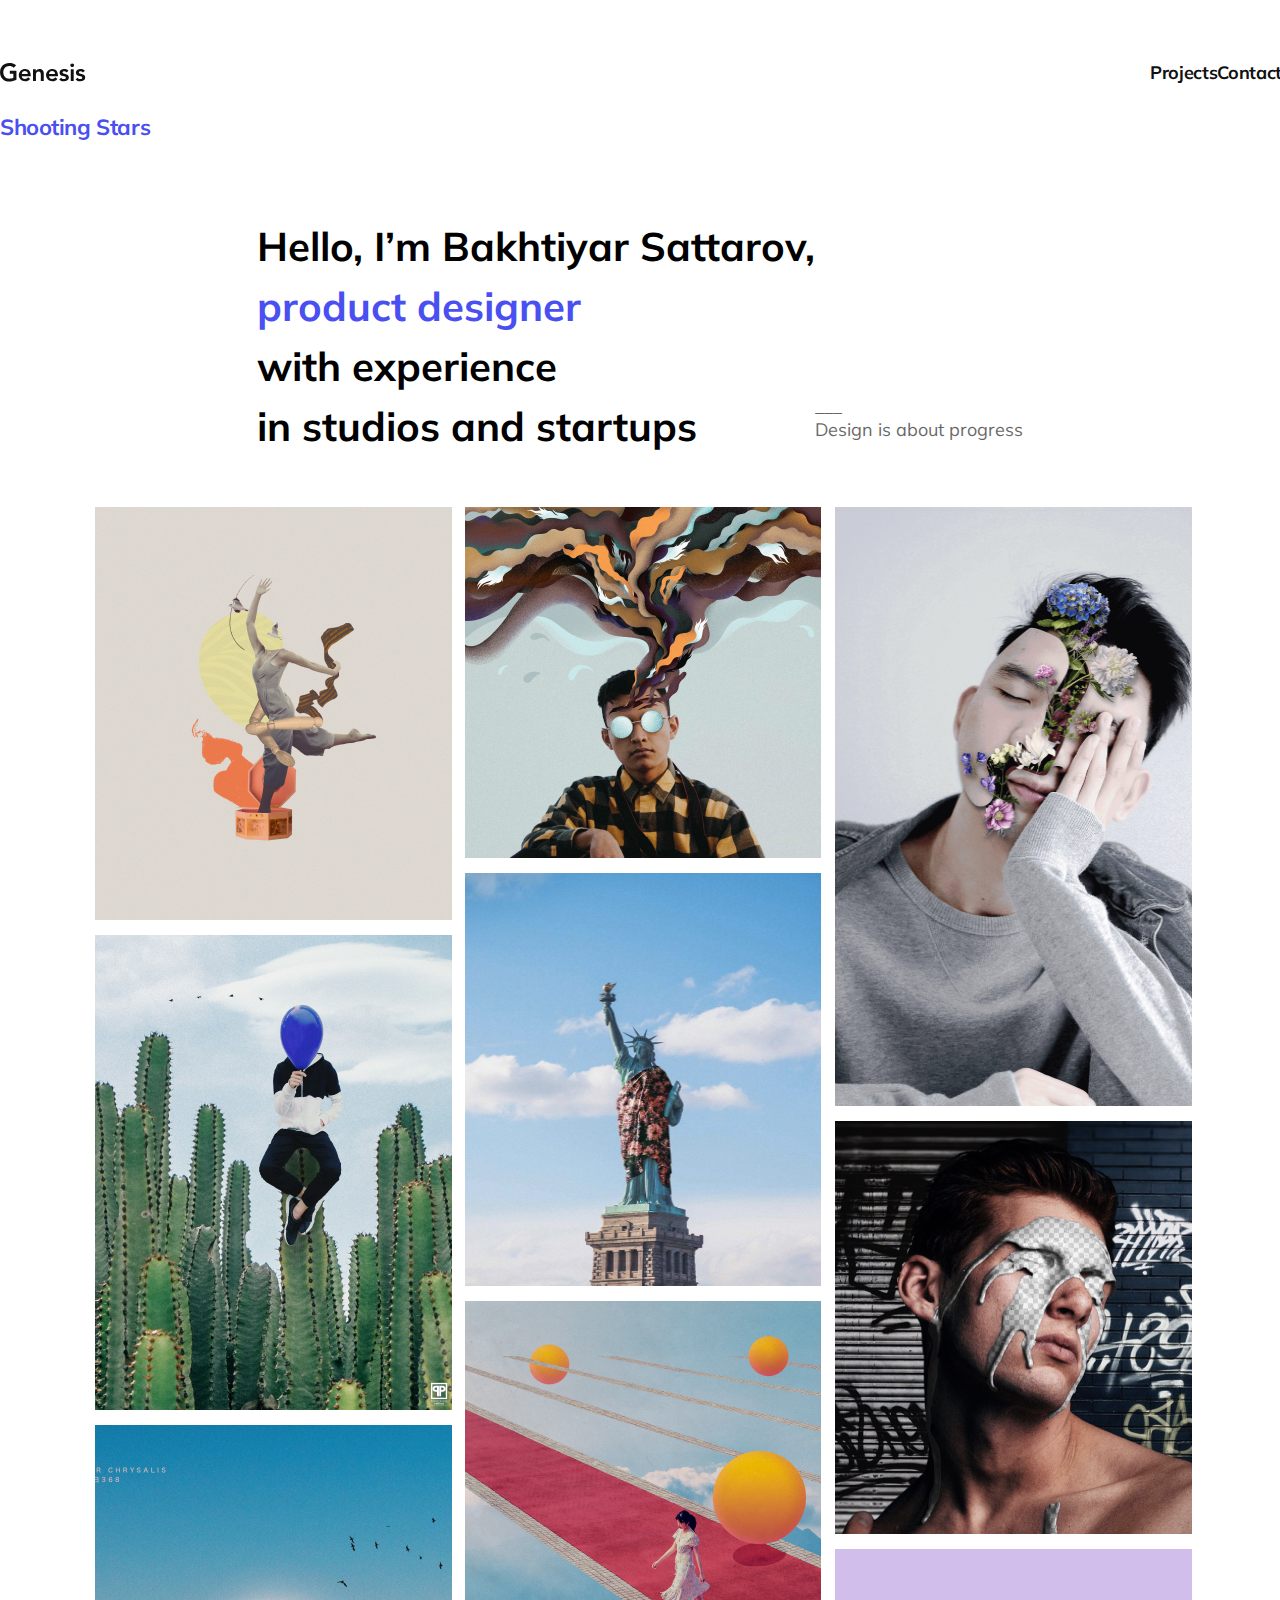
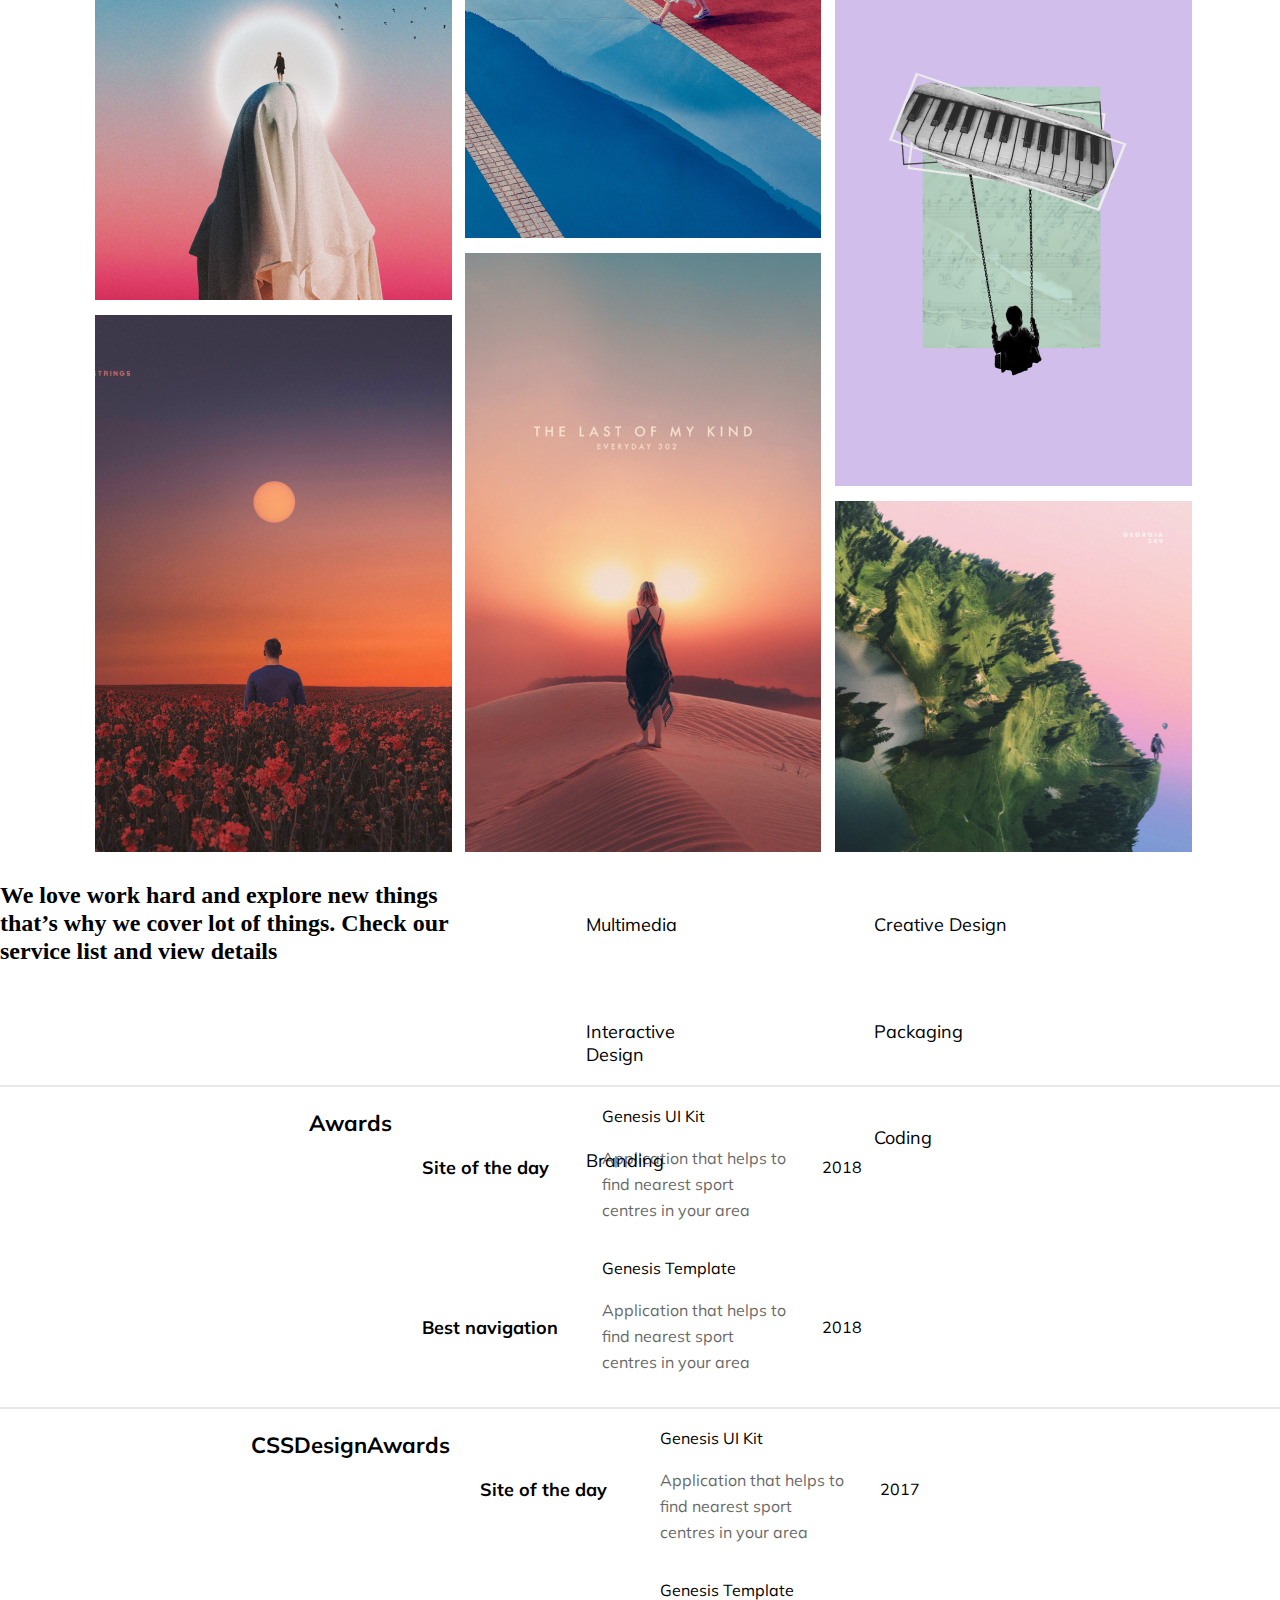
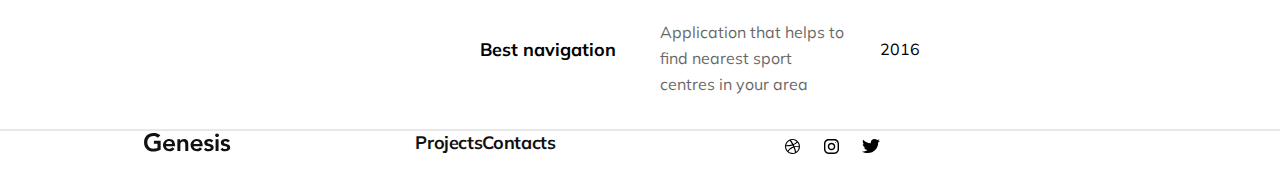
<file: index.html>
<!DOCTYPE html>
<html lang="en">
  <head>
    <meta charset="UTF-8" />
    <meta http-equiv="X-UA-Compatible" content="IE=edge" />
    <meta name="viewport" content="width=device-width, initial-scale=1.0" />
    <link rel="stylesheet" href="styles/normalize.css" />
    <link rel="stylesheet" href="styles/index.css" />
    <link rel="preconnect" href="https://fonts.googleapis.com" />
    <link rel="preconnect" href="https://fonts.gstatic.com" crossorigin />
    <link rel="preconnect" href="https://fonts.googleapis.com">
    <link rel="preconnect" href="https://fonts.gstatic.com" crossorigin>
    <link href="https://fonts.googleapis.com/css2?family=Mulish:ital,wght@0,200;0,400;1,200&display=swap" rel="stylesheet"> 
    <link href="https://fonts.googleapis.com/css2?family=Mulish:ital,wght@0,200;0,400;0,700;1,200&display=swap" rel="stylesheet"> 
    <title>GENSESISS</title>
  </head>

  <body>

    <header>
      <img class="logo" src="images/Logo.svg" alt="Logo" with="90" height="19">
    
      <nav class="nav">
        <ul class="nav__list">
            <li ><a class="style-none" href="pages/projects.html">Projects</a></li> 
            <li ><a class="style-none" href="pages/contacts.html">Contacts</a></li>
        </ul>
     </nav>


    </header>
    

    <main>


     

      <section>

        <h4 class="blue-text">Shooting Stars</h4>
        <br>
        <div class="h1-cont" >
          <h1>Hello, I’m Bakhtiyar Sattarov, <br> 
            <div class="blue-text">product designer </div> with experience <br> 
            in studios and startups
          </h1>
    

          <h6 class="italic, opacity">
            ___ <br>
            Design is about progress 
          </h6>
      </div>
    </section>


      
      

    <section>
      <div class="img-cont">
        <div class="img-col">
          <img src="images/Rectangle 1.png" alt="art 1">
          <img src="images/Rectangle 2.png" alt="art 2">
          <img src="images/Rectangle 3.png" alt="art 3">
          <img src="images/Rectangle 4.png" alt="art 4"> 
        </div>
        <div class="img-col">
          <img src="images/Rectangle 5.png" alt="art 5">
          <img src="images/Rectangle 6.png" alt="art 6">
          <img src="images/Rectangle 7.png" alt="art 7">
          <img src="images/Rectangle 8.png" alt="art 8"> 
        </div>
        <div class="img-col">
          <img src="images/Rectangle 9.png" alt="art 9">
          <img src="images/Rectangle 10.png" alt="art 10">
          <img src="images/Rectangle 11.png" alt="art 11">
          <img src="images/Rectangle 12.png" alt="art 12">
        </div>
      </div>
      
    </section>
      
    <section class="text-cont1">

      <h2>We love work hard and explore new things <br> 
        that’s why we cover lot of things. Check our <br>
        service list and view details</h2>
      <div class="text-col">
        <h6>Multimedia</h6>
        <h6>Interactive Design</h6>
        <h6>Branding</h6>
      </div>
      <div class="text-col">
        <h6>Creative Design</h6>
        <h6>Packaging</h6>
        <h6>Coding</h6>
      </div>


    </section>

    
    <section >
      
      <div>
        <hr class="opacity , style-none">
      </div>

      <div class="text-cont2">

        <h3 class="aline-start">Awards</h3>
        <div class="text-col2">
          <h5>Site of the day</h5>
          <h5>Best navigation</h5>
        </div>

        <div class="text-col3">
          <div>
            <p>Genesis UI Kit</p> 
            <p class="opacity"> Application that helps to find nearest sport centres
              in your area</p>
          </div>
          <div>
            <p>Genesis Template</p>
            <p class="opacity"> Application that helps to find nearest sport centres
              in your area</p>
          </div>
        </div>

        <div class="text-col4">
          <p>2018</p>
          <p>2018</p>

        </div>

      </div>

      <div>
        <hr class="opacity , style-none">
      </div>
      
      <div class="text-cont2">

        <h3 class="aline-start">CSSDesignAwards</h3>
        <div class="text-col2">
          <h5>Site of the day</h5>
          <h5>Best navigation</h5>
        </div>

        <div class="text-col3">
          <div>
            <p>Genesis UI Kit</p> 
            <p class="opacity"> Application that helps to find nearest sport centres
              in your area</p>
          </div>
          <div>
            <p>Genesis Template</p>
            <p class="opacity">  Application that helps to find nearest sport centres
              in your area</p>
          </div>
        </div>

        <div class="text-col4">
          <p>2017</p>
          <p>2016</p>

        </div>

      </div>

      <div>
        <hr class="opacity , style-none">
      </div>




    </section>
     

      



    
    </main>

    <footer>
      
      <img class="logo" src="images/Logo.svg" alt="Logo" with="90" height="19">
      <nav class="nav">
        <ul class="nav__list">
            <li><a class=" style-none" href="pages/projects.html">Projects</a></li> 
            <li><a class=" style-none" href="pages/contacts.html">Contacts</a></li>
        </ul>
      </nav>  
      <img class="social" src="images/Social.svg" alt="social media" with="95" height="15">
  
    </footer>

</body>
</file>
<file: styles/index.css>
body{padding-top:60;padding-left:125;padding-right:125;padding-bottom:47}header{max-width:1110;height:23px;margin-top:61px;margin-left:125;margin-right:125;display:-webkit-box;display:-ms-flexbox;display:flex;-webkit-box-orient:horizontal;-webkit-box-direction:normal;-ms-flex-direction:row;flex-direction:row;-webkit-box-align:center;-ms-flex-align:center;align-items:center;-webkit-box-pack:justify;-ms-flex-pack:justify;justify-content:space-between}.logo{height:19px}nav{width:170px;-webkit-box-orient:horizontal;-webkit-box-direction:normal;-ms-flex-direction:row;flex-direction:row;font-family:"Mulish",sans-serif;font-size:18px;font-style:normal;font-weight:700;line-height:23px;letter-spacing:-0.3461538851px;text-align:left;display:-webkit-box;display:-ms-flexbox;display:flex;list-style-type:none}.nav__list{display:-webkit-box;display:-ms-flexbox;display:flex;stroke:none;-webkit-box-orient:horizontal;-webkit-box-direction:normal;-ms-flex-direction:row;flex-direction:row}li{margin-left:30}.h1-cont{display:-webkit-box;display:-ms-flexbox;display:flex;-webkit-box-orient:horizontal;-webkit-box-direction:normal;-ms-flex-direction:row;flex-direction:row;-ms-grid-column-align:center;justify-self:center;max-width:1110px}.h1-cont>h1{justify-self:flex-start}.h1-cont>h6{justify-self:flex-start;-ms-flex-item-align:end;align-self:flex-end}.img-cont{margin-top:134;max-width:1200px;-ms-grid-column-align:center;justify-self:center;display:-webkit-box;display:-ms-flexbox;display:flex;-webkit-box-orient:horizontal;-webkit-box-direction:normal;-ms-flex-direction:row;flex-direction:row;-ms-flex-wrap:wrap;flex-wrap:wrap}.img-col{display:-webkit-box;display:-ms-flexbox;display:flex;-webkit-box-orient:vertical;-webkit-box-direction:normal;-ms-flex-direction:column;flex-direction:column;-ms-flex-wrap:wrap;flex-wrap:wrap;-ms-flex-pack:distribute;justify-content:space-around;width:350px;padding:10px}.img-col>img{margin-top:15px}.text-cont1{margin-right:30px;margin-top:81;margin-bottom:100px;height:106;max-width:80%;display:-webkit-box;display:-ms-flexbox;display:flex;-webkit-box-orient:horizontal;-webkit-box-direction:normal;-ms-flex-direction:row;flex-direction:row;-webkit-box-pack:justify;-ms-flex-pack:justify;justify-content:space-between;-webkit-box-align:center;-ms-flex-align:center;align-items:center}.text-col{display:-webkit-box;display:-ms-flexbox;display:flex;-webkit-box-orient:vertical;-webkit-box-direction:normal;-ms-flex-direction:column;flex-direction:column;height:106px;width:150px;margin-left:30px}.text-cont2{margin-top:50;height:320;max-width:1110px;-ms-grid-column-align:center;justify-self:center;display:-webkit-box;display:-ms-flexbox;display:flex;-webkit-box-orient:horizontal;-webkit-box-direction:normal;-ms-flex-direction:row;flex-direction:row;-webkit-box-pack:justify;-ms-flex-pack:justify;justify-content:space-between}.text-col2{display:-webkit-box;display:-ms-flexbox;display:flex;-webkit-box-orient:vertical;-webkit-box-direction:normal;-ms-flex-direction:column;flex-direction:column;-ms-flex-item-align:start;align-self:flex-start;-ms-flex-pack:distribute;justify-content:space-around;height:320px;width:150px;margin-left:30px}.text-col3{display:-webkit-box;display:-ms-flexbox;display:flex;-webkit-box-orient:vertical;-webkit-box-direction:normal;-ms-flex-direction:column;flex-direction:column;-webkit-box-pack:start;-ms-flex-pack:start;justify-content:flex-start;height:320px;width:190px;margin-left:30px}.text-col4{display:-webkit-box;display:-ms-flexbox;display:flex;-webkit-box-orient:vertical;-webkit-box-direction:normal;-ms-flex-direction:column;flex-direction:column;-ms-flex-pack:distribute;justify-content:space-around;height:320px;width:150px;margin-left:30px}h1{font-family:"Mulish",sans-serif;font-size:40px;font-style:normal;font-weight:700;line-height:60px;letter-spacing:0px}h3{font-family:"Mulish",sans-serif;font-size:22px;font-style:normal;font-weight:700;line-height:28px;letter-spacing:0px}h4{font-family:"Mulish",sans-serif;font-size:22px;font-style:normal;font-weight:700;line-height:28px;letter-spacing:-0.4230768979px}h5{font-family:"Mulish",sans-serif;font-size:18px;font-style:normal;font-weight:700;line-height:23px;letter-spacing:0px}h6{font-family:"Mulish",sans-serif;font-size:18px;font-weight:400;line-height:23px;letter-spacing:0px}p{font-family:"Mulish",sans-serif;font-size:16px;font-style:normal;font-weight:400;line-height:26px;letter-spacing:0px}li{font-family:"Mulish",sans-serif;font-size:18px;font-style:normal;font-weight:700;line-height:23px;letter-spacing:-0.3461538851px;color:#111111;list-style:none}hr{width:100%;background:#D8D8D8;color:#D8D8D8;text-shadow:none;height:2px;border:none}.opacity{opacity:0.6}.blue-text{color:#4A4FF2}.italic{font-style:italic}.style-none{color:#111111;list-style:none;text-shadow:none;list-style-type:none;text-decoration:none;margin:0;padding:0;border:none;stroke:none}.aline-start{-ms-flex-item-align:start;align-self:flex-start}.aline-end{-ms-flex-item-align:end;align-self:flex-end}.justify-start{justify-self:flex-start}.justify-end{justify-self:flex-end}footer{max-width:80%;display:-webkit-box;display:-ms-flexbox;display:flex;-webkit-box-align:center;-ms-flex-align:center;align-items:center;-webkit-box-pack:space-evenly;-ms-flex-pack:space-evenly;justify-content:space-evenly;-webkit-box-orient:horizontal;-webkit-box-direction:normal;-ms-flex-direction:row;flex-direction:row;height:23px}.social{-ms-flex-item-align:end;align-self:flex-end;margin-left:95px}
</file>
